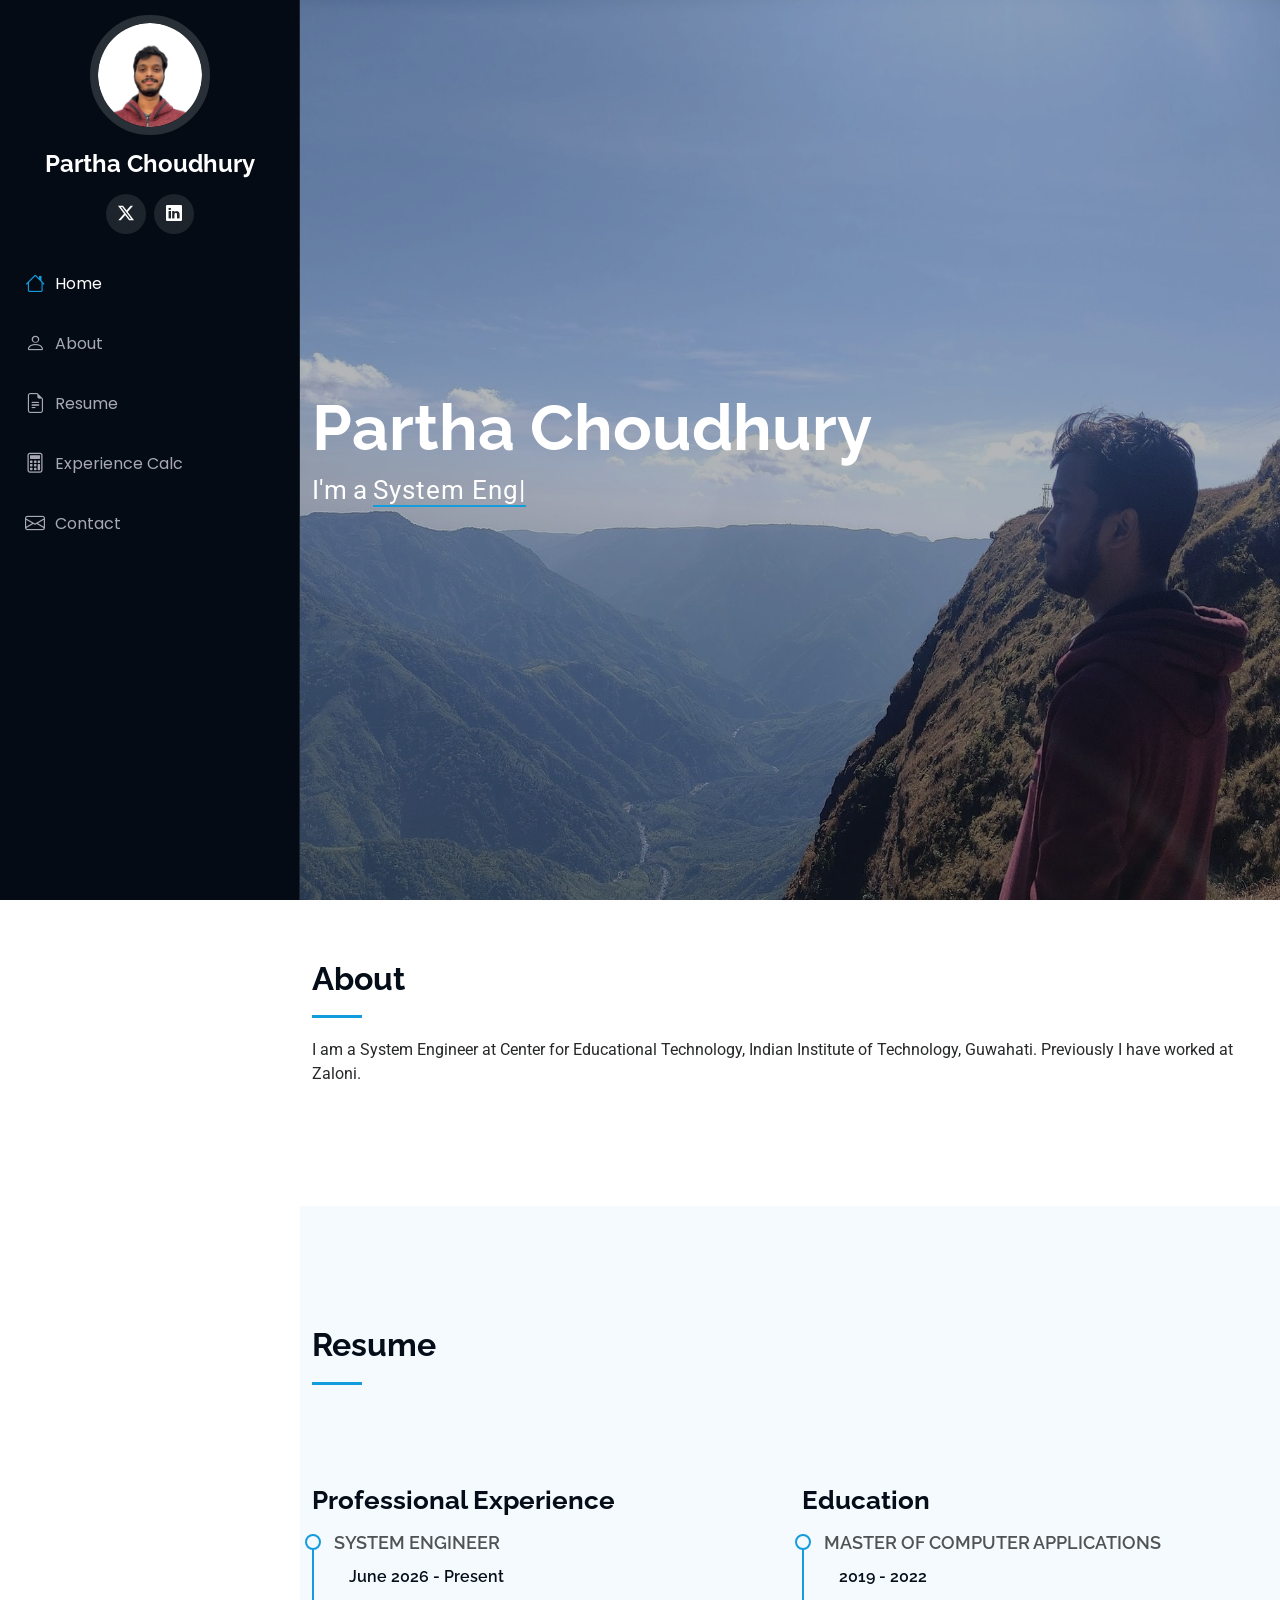
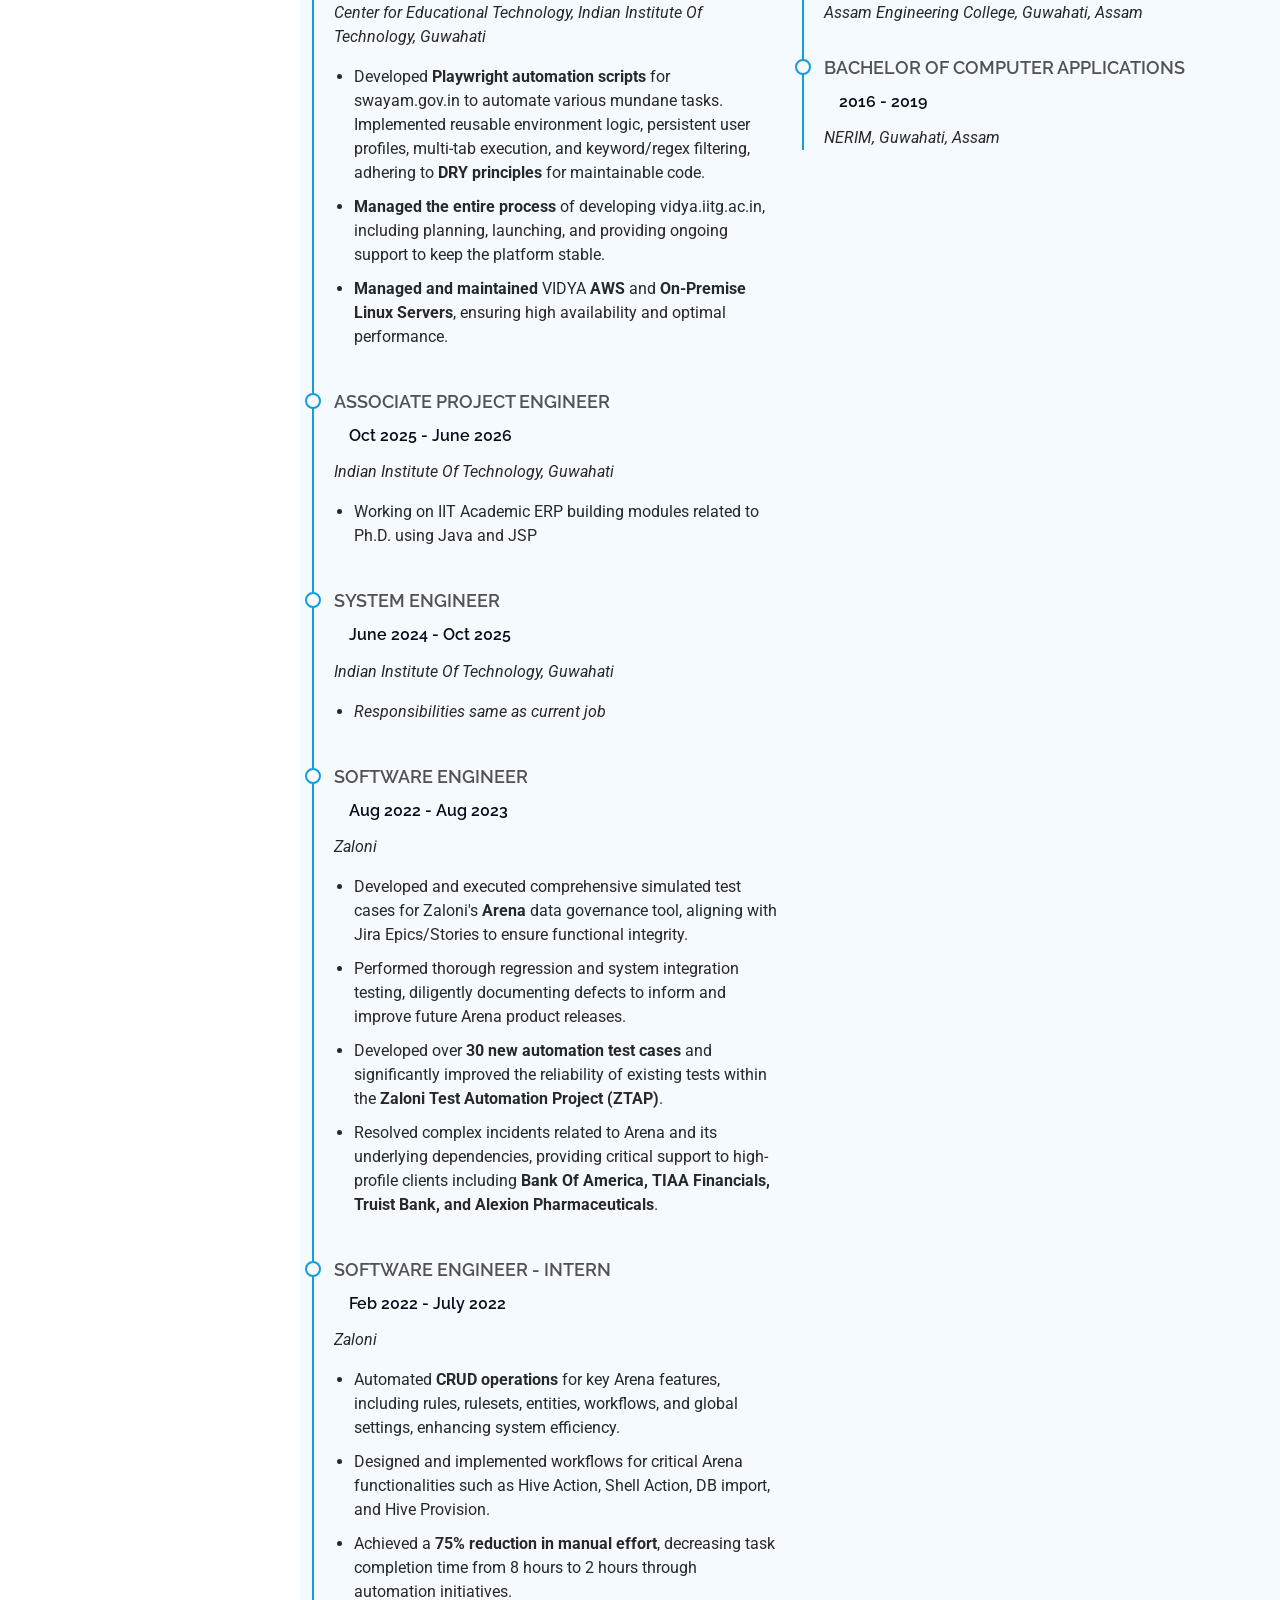
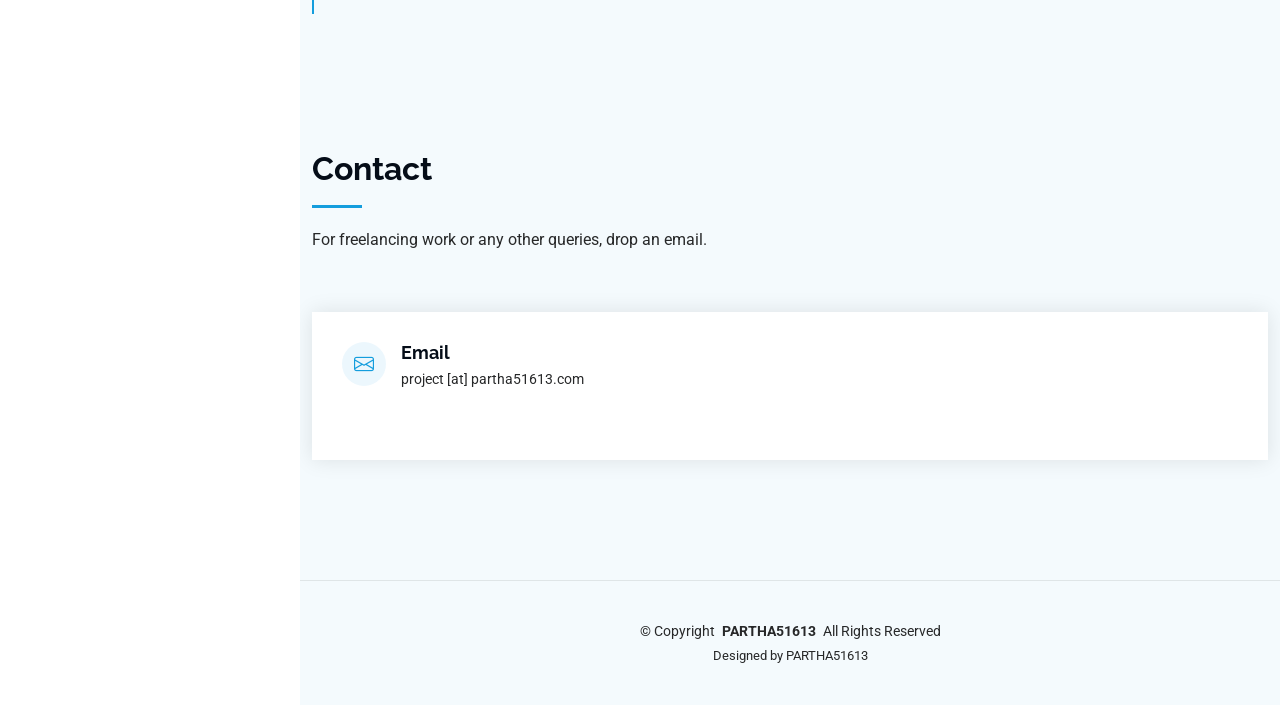
<file: index.html>
<!DOCTYPE html>
<html lang="en">

<head>
  <meta charset="utf-8">
  <meta content="width=device-width, initial-scale=1.0" name="viewport">
  <title>Portfolio</title>
  <meta content="" name="description">
  <meta content="" name="keywords">

  <!-- Favicons -->
  <!-- <link href="assets/img/favicon.png" rel="icon"> -->
  <link href="assets/img/apple-touch-icon.png" rel="apple-touch-icon">

  <!-- Fonts -->
  <link href="https://fonts.googleapis.com" rel="preconnect">
  <link href="https://fonts.gstatic.com" rel="preconnect" crossorigin>
  <link
    href="https://fonts.googleapis.com/css2?family=Roboto:ital,wght@0,100;0,300;0,400;0,500;0,700;0,900;1,100;1,300;1,400;1,500;1,700;1,900&family=Poppins:ital,wght@0,100;0,200;0,300;0,400;0,500;0,600;0,700;0,800;0,900;1,100;1,200;1,300;1,400;1,500;1,600;1,700;1,800;1,900&family=Raleway:ital,wght@0,100;0,200;0,300;0,400;0,500;0,600;0,700;0,800;0,900;1,100;1,200;1,300;1,400;1,500;1,600;1,700;1,800;1,900&display=swap"
    rel="stylesheet">

  <!-- Vendor CSS Files -->
  <link href="assets/vendor/bootstrap/css/bootstrap.min.css" rel="stylesheet">
  <link href="assets/vendor/bootstrap-icons/bootstrap-icons.css" rel="stylesheet">
  <link href="assets/vendor/aos/aos.css" rel="stylesheet">
  <link href="assets/vendor/glightbox/css/glightbox.min.css" rel="stylesheet">
  <link href="assets/vendor/swiper/swiper-bundle.min.css" rel="stylesheet">

  <!-- Main CSS File -->
  <link href="assets/css/main.css" rel="stylesheet">
</head>

<body class="index-page">

  <header id="header" class="header dark-background d-flex flex-column">
    <i class="header-toggle d-xl-none bi bi-list"></i>

    <div class="profile-img">
      <img src="assets/img/my-profile-img.png" alt="" class="img-fluid rounded-circle">
    </div>

    <a href="index.html" class="logo d-flex align-items-center justify-content-center">
      <!-- Uncomment the line below if you also wish to use an image logo -->
      <!-- <img src="assets/img/logo.png" alt=""> -->
      <h1 class="sitename">Partha Choudhury</h1>
    </a>

    <div class="social-links text-center">
      <a href="https://x.com/partha51613" class="twitter"><i class="bi bi-twitter-x"></i></a>
      <a href="https://www.linkedin.com/in/partha51613/" class="linkedin"><i class="bi bi-linkedin"></i></a>
    </div>

    <nav id="navmenu" class="navmenu">
      <ul>
        <li><a href="#hero" class="active"><i class="bi bi-house navicon"></i>Home</a></li>
        <li><a href="#about"><i class="bi bi-person navicon"></i> About</a></li>
        <li><a href="#resume"><i class="bi bi-file-earmark-text navicon"></i> Resume</a></li>
        <li><a href="expcalc.html"><i class="bi bi-calculator navicon"></i> Experience Calc</a></li>
        <li><a href="#contact"><i class="bi bi-envelope navicon"></i> Contact</a></li>
      </ul>
    </nav>

  </header>

  <main class="main">

    <!-- Hero Section -->
    <section id="hero" class="hero section dark-background">

      <img src="assets/img/hero-bg.jpg" alt="" data-aos="fade-in" class="">

      <div class="container" data-aos="fade-up" data-aos-delay="100">
        <h2>Partha Choudhury</h2>
        <!-- <p>I'm <span class="typed" data-typed-items=" Developer, Freelancer, Photographer">Designer</span><span class="typed-cursor typed-cursor--blink" aria-hidden="true"></span><span class="typed-cursor typed-cursor--blink" aria-hidden="true"></span></p> -->
        <p>I'm a <span class="typed" data-typed-items="System Engineer, Freelancer">Designer</span><span
            class="typed-cursor typed-cursor--blink" aria-hidden="true"></span><span
            class="typed-cursor typed-cursor--blink" aria-hidden="true"></span></p>
      </div>

    </section><!-- /Hero Section -->

    <!-- About Section -->
    <section id="about" class="about section">

      <!-- Section Title -->
      <div class="container section-title" data-aos="fade-up">
        <h2>About</h2>
        <p>I am a System Engineer at Center for Educational Technology, Indian Institute of Technology, Guwahati.
          Previously I have worked at Zaloni.</p>
      </div><!-- End Section Title -->

    </section><!-- /About Section -->


    <!-- Skills Section -->
    <section id="skills" class="skills section light-background">


      <!-- Resume Section -->
      <section id="resume" class="resume section">

        <!-- Section Title -->
        <div class="container section-title" data-aos="fade-up">
          <h2>Resume</h2>
        </div><!-- End Section Title -->

        <div class="container">

          <div class="row">
            <div class="col-lg-6" data-aos="fade-up" data-aos-delay="200">
              <h3 class="resume-title">Professional Experience</h3>



              <div class="resume-item">
                <h4>System Engineer</h4>
                <h5>June 2026 - Present</h5>
                <p><em>Center for Educational Technology, Indian Institute Of Technology, Guwahati</em></p>
                <ul>
                  <li>Developed <b>Playwright automation scripts</b> for swayam.gov.in to automate various mundane
                    tasks. Implemented reusable environment logic, persistent user profiles, multi-tab execution, and
                    keyword/regex filtering, adhering to <b>DRY principles</b> for maintainable code.</li>
                  <li><b>Managed the entire process</b> of developing vidya.iitg.ac.in, including planning, launching,
                    and providing ongoing support to keep the platform stable.</li>
                  <li><b>Managed and maintained</b> VIDYA <b>AWS</b> and <b>On-Premise Linux Servers</b>, ensuring high
                    availability and optimal performance.</li>
                </ul>
              </div>

              <div class="resume-item">
                <h4>Associate Project Engineer</h4>
                <h5>Oct 2025 - June 2026</h5>
                <p><em>Indian Institute Of Technology, Guwahati</em></p>
                <ul>
                  <li>Working on IIT Academic ERP building modules related to Ph.D. using Java and JSP</li>
                </ul>
              </div>

              <div class="resume-item">
                <h4>System Engineer</h4>
                <h5>June 2024 - Oct 2025</h5>
                <p><em>Indian Institute Of Technology, Guwahati</em></p>
                <ul>
                  <li><i>Responsibilities same as current job</i></li>
                </ul>

              </div>

              <!-- End Resume Item -->

              <div class="resume-item">
                <h4>Software Engineer</h4>
                <h5>Aug 2022 - Aug 2023</h5>
                <p><em>Zaloni</em></p>
                <ul>
                  <li>Developed and executed comprehensive simulated test cases for Zaloni's <strong>Arena</strong> data
                    governance tool, aligning with Jira Epics/Stories to ensure functional integrity.</li>
                  <li>Performed thorough regression and system integration testing, diligently documenting defects to
                    inform and improve future Arena product releases.</li>
                  <li>Developed over <strong>30 new automation test cases</strong> and significantly improved the
                    reliability of existing tests within the <strong>Zaloni Test Automation Project (ZTAP)</strong>.
                  </li>
                  <li>Resolved complex incidents related to Arena and its underlying dependencies, providing critical
                    support to high-profile clients including <strong>Bank Of America, TIAA Financials, Truist Bank, and
                      Alexion Pharmaceuticals</strong>.</li>
                </ul>
              </div>

              <!-- End Resume Item -->

              <div class="resume-item">
                <h4>Software Engineer - Intern</h4>
                <h5>Feb 2022 - July 2022</h5>
                <p><em>Zaloni</em></p>
                <ul>
                  <li>Automated <strong>CRUD operations</strong> for key Arena features, including rules, rulesets,
                    entities, workflows, and global settings, enhancing system efficiency.</li>
                  <li>Designed and implemented workflows for critical Arena functionalities such as Hive Action, Shell
                    Action, DB import, and Hive Provision.</li>
                  <li>Achieved a <strong>75% reduction in manual effort</strong>, decreasing task completion time from 8
                    hours to 2 hours through automation initiatives.</li>
                </ul>
              </div>
              <!-- End Resume Item -->

            </div>

            <div class="col-lg-6" data-aos="fade-up" data-aos-delay="100">

              <h3 class="resume-title">Education</h3>
              <div class="resume-item">
                <h4>Master of Computer Applications</h4>
                <h5>2019 - 2022</h5>
                <p><em>Assam Engineering College, Guwahati, Assam</em></p>
              </div><!-- Edn Resume Item -->

              <div class="resume-item">
                <h4>Bachelor of Computer Applications</h4>
                <h5>2016 - 2019</h5>
                <p><em>NERIM, Guwahati, Assam</em></p>
              </div><!-- Edn Resume Item -->

            </div>

          </div>



        </div>

      </section><!-- /Resume Section -->


      <!-- Contact Section -->
      <section id="contact" class="contact section">

        <!-- Section Title -->
        <div class="container section-title" data-aos="fade-up">
          <h2>Contact</h2>
          <p>For freelancing work or any other queries, drop an email.</p>
        </div><!-- End Section Title -->

        <div class="container" data-aos="fade-up" data-aos-delay="100">

          <div class="row gy-4">

            <div class="col-lg-12">

              <div class="info-wrap">

                <div class="info-item d-flex" data-aos="fade-up" data-aos-delay="400">
                  <i class="bi bi-envelope flex-shrink-0"></i>
                  <div>
                    <h3>Email</h3>
                    <p>project [at] partha51613.com</p>
                  </div>
                </div><!-- End Info Item -->

              </div>
            </div>

          </div>

        </div>

      </section><!-- /Contact Section -->

  </main>

  <footer id="footer" class="footer position-relative light-background">

    <div class="container">
      <div class="copyright text-center ">
        <p>© <span>Copyright</span> <strong class="px-1 sitename">PARTHA51613</strong> <span>All Rights Reserved</span>
        </p>
      </div>
      <div class="credits">
        Designed by PARTHA51613</a>
      </div>
    </div>

  </footer>

  <!-- Scroll Top -->
  <a href="#" id="scroll-top" class="scroll-top d-flex align-items-center justify-content-center"><i
      class="bi bi-arrow-up-short"></i></a>

  <!-- Preloader -->
  <div id="preloader"></div>

  <!-- Vendor JS Files -->
  <script src="assets/vendor/bootstrap/js/bootstrap.bundle.min.js"></script>
  <script src="assets/vendor/php-email-form/validate.js"></script>
  <script src="assets/vendor/aos/aos.js"></script>
  <script src="assets/vendor/typed.js/typed.umd.js"></script>
  <script src="assets/vendor/purecounter/purecounter_vanilla.js"></script>
  <script src="assets/vendor/waypoints/noframework.waypoints.js"></script>
  <script src="assets/vendor/glightbox/js/glightbox.min.js"></script>
  <script src="assets/vendor/imagesloaded/imagesloaded.pkgd.min.js"></script>
  <script src="assets/vendor/isotope-layout/isotope.pkgd.min.js"></script>
  <script src="assets/vendor/swiper/swiper-bundle.min.js"></script>

  <!-- Main JS File -->
  <script src="assets/js/main.js"></script>

</body>

</html>
</file>
<file: assets/css/main.css>
/**
* Template Name: iPortfolio
* Template URL: https://bootstrapmade.com/iportfolio-bootstrap-portfolio-websites-template/
* Updated: Jun 29 2024 with Bootstrap v5.3.3
* Author: BootstrapMade.com
* License: https://bootstrapmade.com/license/
*/

/*--------------------------------------------------------------
# Font & Color Variables
# Help: https://bootstrapmade.com/color-system/
--------------------------------------------------------------*/
/* Fonts */
:root {
  --default-font: "Roboto", system-ui, -apple-system, "Segoe UI", Roboto, "Helvetica Neue", Arial, "Noto Sans", "Liberation Sans", sans-serif, "Apple Color Emoji", "Segoe UI Emoji", "Segoe UI Symbol", "Noto Color Emoji";
  --heading-font: "Raleway", sans-serif;
  --nav-font: "Poppins", sans-serif;
}

/* Global Colors - The following color variables are used throughout the website. Updating them here will change the color scheme of the entire website */
:root {
  --background-color: #ffffff;
  /* Background color for the entire website, including individual sections */
  --default-color: #272829;
  /* Default color used for the majority of the text content across the entire website */
  --heading-color: #050d18;
  /* Color for headings, subheadings and title throughout the website */
  --accent-color: #149ddd;
  /* Accent color that represents your brand on the website. It's used for buttons, links, and other elements that need to stand out */
  --surface-color: #ffffff;
  /* The surface color is used as a background of boxed elements within sections, such as cards, icon boxes, or other elements that require a visual separation from the global background. */
  --contrast-color: #ffffff;
  /* Contrast color for text, ensuring readability against backgrounds of accent, heading, or default colors. */
}

/* Nav Menu Colors - The following color variables are used specifically for the navigation menu. They are separate from the global colors to allow for more customization options */
:root {
  --nav-color: #a8a9b4;
  /* The default color of the main navmenu links */
  --nav-hover-color: #ffffff;
  /* Applied to main navmenu links when they are hovered over or active */
  --nav-mobile-background-color: #040b14;
  /* Used as the background color for mobile navigation menu */
  --nav-dropdown-background-color: #040b14;
  /* Used as the background color for dropdown items that appear when hovering over primary navigation items */
  --nav-dropdown-color: #a8a9b4;
  /* Used for navigation links of the dropdown items in the navigation menu. */
  --nav-dropdown-hover-color: #ffffff;
  /* Similar to --nav-hover-color, this color is applied to dropdown navigation links when they are hovered over. */
}

/* Color Presets - These classes override global colors when applied to any section or element, providing reuse of the sam color scheme. */

.light-background {
  --background-color: #f4fafd;
  --surface-color: #ffffff;
}

.dark-background {
  --background-color: #040b14;
  --default-color: #ffffff;
  --heading-color: #ffffff;
  --surface-color: #151f2b;
  --contrast-color: #ffffff;
}

/* Smooth scroll */
:root {
  scroll-behavior: smooth;
}

/*--------------------------------------------------------------
# General Styling & Shared Classes
--------------------------------------------------------------*/
body {
  color: var(--default-color);
  background-color: var(--background-color);
  font-family: var(--default-font);
}

a {
  color: var(--accent-color);
  text-decoration: none;
  transition: 0.3s;
}

a:hover {
  color: color-mix(in srgb, var(--accent-color), transparent 25%);
  text-decoration: none;
}

h1,
h2,
h3,
h4,
h5,
h6 {
  color: var(--heading-color);
  font-family: var(--heading-font);
}

/* PHP Email Form Messages
------------------------------*/
.php-email-form .error-message {
  display: none;
  background: #df1529;
  color: #ffffff;
  text-align: left;
  padding: 15px;
  margin-bottom: 24px;
  font-weight: 600;
}

.php-email-form .sent-message {
  display: none;
  color: #ffffff;
  background: #059652;
  text-align: center;
  padding: 15px;
  margin-bottom: 24px;
  font-weight: 600;
}

.php-email-form .loading {
  display: none;
  background: var(--surface-color);
  text-align: center;
  padding: 15px;
  margin-bottom: 24px;
}

.php-email-form .loading:before {
  content: "";
  display: inline-block;
  border-radius: 50%;
  width: 24px;
  height: 24px;
  margin: 0 10px -6px 0;
  border: 3px solid var(--accent-color);
  border-top-color: var(--surface-color);
  animation: php-email-form-loading 1s linear infinite;
}

@keyframes php-email-form-loading {
  0% {
    transform: rotate(0deg);
  }

  100% {
    transform: rotate(360deg);
  }
}

/*--------------------------------------------------------------
# Global Header
--------------------------------------------------------------*/
.header {
  color: var(--default-color);
  background-color: var(--background-color);
  position: fixed;
  top: 0;
  left: 0;
  bottom: 0;
  padding: 0 15px;
  width: 300px;
  transition: all ease-in-out 0.3s;
  overflow-y: auto;
  z-index: 997;
  border-right: 1px solid color-mix(in srgb, var(--default-color), transparent 90%);
}

.header .profile-img img {
  margin: 15px auto;
  display: block;
  width: 120px;
  border: 8px solid color-mix(in srgb, var(--default-color), transparent 85%);
}

.header .logo {
  line-height: 1;
  margin-bottom: 15px;
}

.header .logo img {
  max-height: 32px;
  margin-right: 8px;
}

.header .logo h1 {
  font-size: 24px;
  margin: 0;
  font-weight: 700;
  color: var(--heading-color);
}

.header .social-links {
  margin: 0 0 20px 0;
}

.header .social-links a {
  font-size: 16px;
  display: inline-flex;
  align-items: center;
  justify-content: center;
  background: color-mix(in srgb, var(--default-color), transparent 90%);
  color: var(--default-color);
  margin: 0 2px;
  border-radius: 50%;
  text-align: center;
  width: 40px;
  height: 40px;
  transition: 0.3s;
}

.header .social-links a:hover {
  color: var(--contrast-color);
  background: var(--accent-color);
}

@media (min-width: 1200px) {

  .header~main,
  .header~#footer {
    margin-left: 300px;
  }
}

@media (max-width: 1199px) {
  .header {
    left: -100%;
  }
}

.header.header-show {
  left: 0;
}

.header .header-toggle {
  color: var(--contrast-color);
  background-color: var(--accent-color);
  font-size: 22px;
  display: flex;
  align-items: center;
  justify-content: center;
  width: 40px;
  height: 40px;
  border-radius: 50%;
  cursor: pointer;
  position: fixed;
  top: 15px;
  right: 15px;
  z-index: 9999;
  transition: background-color 0.3s;
}

.header .header-toggle:hover {
  color: var(--contrast-color);
  background-color: color-mix(in srgb, var(--accent-color) 90%, white 15%);
}

/*--------------------------------------------------------------
# Navigation Menu
--------------------------------------------------------------*/
.mobile-nav-toggle {
  display: none;
}

.navmenu {
  padding: 0;
  z-index: 9997;
}

.navmenu ul {
  list-style: none;
  padding: 0 0 20px 0;
  margin: 0;
}

.navmenu a,
.navmenu a:focus {
  color: var(--nav-color);
  padding: 15px 10px;
  font-family: var(--nav-font);
  font-size: 16px;
  font-weight: 400;
  display: flex;
  align-items: center;
  white-space: nowrap;
  transition: 0.3s;
  width: 100%;
}

.navmenu a .navicon,
.navmenu a:focus .navicon {
  font-size: 20px;
  margin-right: 10px;
}

.navmenu a .toggle-dropdown,
.navmenu a:focus .toggle-dropdown {
  font-size: 12px;
  line-height: 0;
  margin-left: auto;
  width: 30px;
  height: 30px;
  display: flex;
  align-items: center;
  justify-content: center;
  border-radius: 50%;
  transition: 0.3s;
  flex-shrink: 0;
  background-color: color-mix(in srgb, var(--accent-color), transparent 90%);
}

.navmenu a .toggle-dropdown:hover,
.navmenu a:focus .toggle-dropdown:hover {
  background-color: var(--accent-color);
  color: var(--contrast-color);
}

.navmenu a:hover,
.navmenu .active,
.navmenu .active:focus {
  color: var(--nav-hover-color);
}

.navmenu a:hover .navicon,
.navmenu .active .navicon,
.navmenu .active:focus .navicon {
  color: var(--accent-color);
}

.navmenu .active .toggle-dropdown,
.navmenu .active:focus .toggle-dropdown {
  background-color: var(--accent-color);
  color: var(--contrast-color);
  transform: rotate(180deg);
}

.navmenu .dropdown {
  display: block;
}

.navmenu .dropdown a,
.navmenu .dropdown a:focus {
  color: --nav-dropdown-color;
}

.navmenu .dropdown a:hover,
.navmenu .dropdown .active,
.navmenu .dropdown .active:focus {
  color: var(--nav-dropdown-hover-color);
}

.navmenu .dropdown ul {
  position: static;
  display: none;
  z-index: 99;
  padding: 5px 10px;
  margin: 5px 10px;
  background-color: var(--nav-dropdown-background-color);
  border: 1px solid color-mix(in srgb, var(--default-color), transparent 90%);
  box-shadow: none;
  transition: all 0.5s ease-in-out;
}

.navmenu .dropdown ul ul {
  background-color: rgba(33, 37, 41, 0.1);
}

.navmenu .dropdown>.dropdown-active {
  display: block;
  background-color: rgba(33, 37, 41, 0.03);
}

/*--------------------------------------------------------------
# Global Footer
--------------------------------------------------------------*/
.footer {
  color: var(--default-color);
  background-color: var(--background-color);
  font-size: 14px;
  padding: 40px 0;
  position: relative;
  border-top: 1px solid color-mix(in srgb, var(--default-color), transparent 90%);
}

.footer .copyright p {
  margin-bottom: 0;
}

.footer .credits {
  margin-top: 4px;
  font-size: 13px;
  text-align: center;
}

/*--------------------------------------------------------------
# Preloader
--------------------------------------------------------------*/
#preloader {
  position: fixed;
  inset: 0;
  z-index: 999999;
  overflow: hidden;
  background: var(--background-color);
  transition: all 0.6s ease-out;
}

#preloader:before {
  content: "";
  position: fixed;
  top: calc(50% - 30px);
  left: calc(50% - 30px);
  border: 6px solid #ffffff;
  border-color: var(--accent-color) transparent var(--accent-color) transparent;
  border-radius: 50%;
  width: 60px;
  height: 60px;
  animation: animate-preloader 1.5s linear infinite;
}

@keyframes animate-preloader {
  0% {
    transform: rotate(0deg);
  }

  100% {
    transform: rotate(360deg);
  }
}

/*--------------------------------------------------------------
# Scroll Top Button
--------------------------------------------------------------*/
.scroll-top {
  position: fixed;
  visibility: hidden;
  opacity: 0;
  right: 15px;
  bottom: -15px;
  z-index: 99999;
  background-color: var(--accent-color);
  width: 44px;
  height: 44px;
  border-radius: 50px;
  transition: all 0.4s;
}

.scroll-top i {
  font-size: 24px;
  color: var(--contrast-color);
  line-height: 0;
}

.scroll-top:hover {
  background-color: color-mix(in srgb, var(--accent-color), transparent 20%);
  color: var(--contrast-color);
}

.scroll-top.active {
  visibility: visible;
  opacity: 1;
  bottom: 15px;
}

/*--------------------------------------------------------------
# Disable aos animation delay on mobile devices
--------------------------------------------------------------*/
@media screen and (max-width: 768px) {
  [data-aos-delay] {
    transition-delay: 0 !important;
  }
}

/*--------------------------------------------------------------
# Global Page Titles & Breadcrumbs
--------------------------------------------------------------*/
.page-title {
  color: var(--default-color);
  background-color: var(--background-color);
  padding: 25px 0;
  position: relative;
}

.page-title h1 {
  font-size: 24px;
  font-weight: 700;
}

.page-title .breadcrumbs ol {
  display: flex;
  flex-wrap: wrap;
  list-style: none;
  padding: 0;
  margin: 0;
  font-size: 14px;
  font-weight: 400;
}

.page-title .breadcrumbs ol li+li {
  padding-left: 10px;
}

.page-title .breadcrumbs ol li+li::before {
  content: "/";
  display: inline-block;
  padding-right: 10px;
  color: color-mix(in srgb, var(--default-color), transparent 70%);
}

/*--------------------------------------------------------------
# Global Sections
--------------------------------------------------------------*/
section,
.section {
  color: var(--default-color);
  background-color: var(--background-color);
  padding: 60px 0;
  overflow: clip;
}

/*--------------------------------------------------------------
# Global Section Titles
--------------------------------------------------------------*/
.section-title {
  padding-bottom: 60px;
  position: relative;
}

.section-title h2 {
  font-size: 32px;
  font-weight: 700;
  margin-bottom: 20px;
  padding-bottom: 20px;
  position: relative;
}

.section-title h2:after {
  content: "";
  position: absolute;
  display: block;
  width: 50px;
  height: 3px;
  background: var(--accent-color);
  left: 0;
  bottom: 0;
}

.section-title p {
  margin-bottom: 0;
}

/*--------------------------------------------------------------
# Hero Section
--------------------------------------------------------------*/
.hero {
  width: 100%;
  min-height: 100vh;
  position: relative;
  padding: 80px 0;
  display: flex;
  align-items: center;
  justify-content: center;
}

.hero img {
  position: absolute;
  inset: 0;
  display: block;
  width: 100%;
  height: 100%;
  object-fit: cover;
  z-index: 1;
}

.hero:before {
  content: "";
  background: color-mix(in srgb, var(--background-color), transparent 70%);
  position: absolute;
  inset: 0;
  z-index: 2;
}

.hero .container {
  position: relative;
  z-index: 3;
}

.hero h2 {
  margin: 0;
  font-size: 64px;
  font-weight: 700;
}

.hero p {
  margin: 5px 0 0 0;
  font-size: 26px;
}

.hero p span {
  letter-spacing: 1px;
  border-bottom: 2px solid var(--accent-color);
}

.hero .social-links {
  margin-top: 25px;
}

.hero .social-links a {
  font-size: 24px;
  display: inline-block;
  color: color-mix(in srgb, var(--default-color), transparent 50%);
  line-height: 1;
  margin-right: 20px;
  transition: 0.3s;
}

.hero .social-links a:hover {
  color: var(--accent-color);
}

@media (max-width: 768px) {
  .hero h2 {
    font-size: 32px;
  }

  .hero p {
    font-size: 20px;
  }
}

/*--------------------------------------------------------------
# About Section
--------------------------------------------------------------*/
.about .content h2 {
  font-weight: 700;
  font-size: 24px;
}

.about .content ul {
  list-style: none;
  padding: 0;
}

.about .content ul li {
  margin-bottom: 20px;
  display: flex;
  align-items: center;
}

.about .content ul strong {
  margin-right: 10px;
}

.about .content ul i {
  font-size: 16px;
  margin-right: 5px;
  color: var(--accent-color);
  line-height: 0;
}

/*--------------------------------------------------------------
# Stats Section
--------------------------------------------------------------*/
.stats .stats-item {
  padding: 30px;
  width: 100%;
}

.stats .stats-item i {
  color: var(--accent-color);
  display: block;
  font-size: 44px;
  float: left;
  line-height: 0;
}

.stats .stats-item .purecounter {
  color: var(--heading-color);
  font-size: 48px;
  line-height: 40px;
  display: block;
  font-weight: 700;
  margin-left: 60px;
}

.stats .stats-item p {
  color: color-mix(in srgb, var(--default-color), transparent 40%);
  padding: 15px 0 0 0;
  margin: 0 0 0 60px;
  font-family: var(--heading-font);
  font-size: 14px;
}

/*--------------------------------------------------------------
# Skills Section
--------------------------------------------------------------*/
.skills .progress {
  height: 60px;
  display: block;
  background: none;
  border-radius: 0;
}

.skills .progress .skill {
  color: var(--heading-color);
  padding: 0;
  margin: 0 0 6px 0;
  text-transform: uppercase;
  display: block;
  font-weight: 600;
  font-family: var(--heading-font);
}

.skills .progress .skill .val {
  float: right;
  font-style: normal;
}

.skills .progress-bar-wrap {
  background: color-mix(in srgb, var(--default-color), transparent 90%);
  height: 10px;
}

.skills .progress-bar {
  width: 1px;
  height: 10px;
  transition: 0.9s;
  background-color: var(--accent-color);
}

/*--------------------------------------------------------------
# Resume Section
--------------------------------------------------------------*/
.resume .resume-title {
  color: var(--heading-color);
  font-size: 26px;
  font-weight: 700;
  margin-top: 20px;
  margin-bottom: 20px;
}

.resume .resume-item {
  padding: 0 0 20px 20px;
  margin-top: -2px;
  border-left: 2px solid var(--accent-color);
  position: relative;
}

.resume .resume-item h4 {
  line-height: 18px;
  font-size: 18px;
  font-weight: 600;
  text-transform: uppercase;
  color: color-mix(in srgb, var(--default-color), transparent 20%);
  margin-bottom: 10px;
}

.resume .resume-item h5 {
  font-size: 16px;
  padding: 5px 15px;
  display: inline-block;
  font-weight: 600;
  margin-bottom: 10px;
}

.resume .resume-item ul {
  padding-left: 20px;
}

.resume .resume-item ul li {
  padding-bottom: 10px;
}

.resume .resume-item:last-child {
  padding-bottom: 0;
}

.resume .resume-item::before {
  content: "";
  position: absolute;
  width: 16px;
  height: 16px;
  border-radius: 50px;
  left: -9px;
  top: 0;
  background: var(--background-color);
  border: 2px solid var(--accent-color);
}

/*--------------------------------------------------------------
# Portfolio Section
--------------------------------------------------------------*/
.portfolio .portfolio-filters {
  padding: 0;
  margin: 0 auto 20px auto;
  list-style: none;
  text-align: center;
}

.portfolio .portfolio-filters li {
  cursor: pointer;
  display: inline-block;
  padding: 0;
  font-size: 14px;
  font-weight: 400;
  margin: 0 10px;
  line-height: 1;
  text-transform: uppercase;
  margin-bottom: 10px;
  transition: all 0.3s ease-in-out;
}

.portfolio .portfolio-filters li:hover,
.portfolio .portfolio-filters li.filter-active {
  color: var(--accent-color);
}

.portfolio .portfolio-filters li:first-child {
  margin-left: 0;
}

.portfolio .portfolio-filters li:last-child {
  margin-right: 0;
}

@media (max-width: 575px) {
  .portfolio .portfolio-filters li {
    font-size: 14px;
    margin: 0 5px;
  }
}

.portfolio .portfolio-content {
  position: relative;
  overflow: hidden;
}

.portfolio .portfolio-content img {
  transition: 0.3s;
}

.portfolio .portfolio-content .portfolio-info {
  opacity: 0;
  position: absolute;
  inset: 0;
  z-index: 3;
  transition: all ease-in-out 0.3s;
  background: rgba(0, 0, 0, 0.6);
  padding: 15px;
}

.portfolio .portfolio-content .portfolio-info h4 {
  font-size: 14px;
  padding: 5px 10px;
  font-weight: 400;
  color: #ffffff;
  display: inline-block;
  background-color: var(--accent-color);
}

.portfolio .portfolio-content .portfolio-info p {
  position: absolute;
  bottom: 10px;
  text-align: center;
  display: inline-block;
  left: 0;
  right: 0;
  font-size: 16px;
  font-weight: 600;
  color: rgba(255, 255, 255, 0.8);
}

.portfolio .portfolio-content .portfolio-info .preview-link,
.portfolio .portfolio-content .portfolio-info .details-link {
  position: absolute;
  left: calc(50% - 40px);
  font-size: 26px;
  top: calc(50% - 14px);
  color: #fff;
  transition: 0.3s;
  line-height: 1.2;
}

.portfolio .portfolio-content .portfolio-info .preview-link:hover,
.portfolio .portfolio-content .portfolio-info .details-link:hover {
  color: var(--accent-color);
}

.portfolio .portfolio-content .portfolio-info .details-link {
  left: 50%;
  font-size: 34px;
  line-height: 0;
}

.portfolio .portfolio-content:hover .portfolio-info {
  opacity: 1;
}

.portfolio .portfolio-content:hover img {
  transform: scale(1.1);
}

/*--------------------------------------------------------------
# Services Section
--------------------------------------------------------------*/
.services .service-item {
  position: relative;
}

.services .service-item .icon {
  background: var(--accent-color);
  display: flex;
  align-items: center;
  justify-content: center;
  width: 54px;
  height: 54px;
  border-radius: 50%;
  transition: 0.5s;
  border: 1px solid var(--accent-color);
  margin-right: 20px;
}

.services .service-item .icon i {
  color: var(--contrast-color);
  font-size: 24px;
  line-height: 0;
}

.services .service-item:hover .icon {
  background: var(--surface-color);
}

.services .service-item:hover .icon i {
  color: var(--accent-color);
}

.services .service-item .title {
  font-weight: 700;
  margin-bottom: 15px;
  font-size: 18px;
}

.services .service-item .title a {
  color: var(--heading-color);
}

.services .service-item .title a:hover {
  color: var(--accent-color);
}

.services .service-item .description {
  line-height: 24px;
  font-size: 14px;
}

/*--------------------------------------------------------------
# Testimonials Section
--------------------------------------------------------------*/
.testimonials .testimonials-carousel,
.testimonials .testimonials-slider {
  overflow: hidden;
}

.testimonials .testimonial-item {
  box-sizing: content-box;
  text-align: center;
  min-height: 320px;
}

.testimonials .testimonial-item .testimonial-img {
  width: 90px;
  border-radius: 50%;
  margin: 0 auto;
}

.testimonials .testimonial-item h3 {
  font-size: 18px;
  font-weight: bold;
  margin: 10px 0 5px 0;
}

.testimonials .testimonial-item h4 {
  font-size: 14px;
  color: color-mix(in srgb, var(--default-color), transparent 20%);
  margin: 0;
}

.testimonials .testimonial-item .quote-icon-left,
.testimonials .testimonial-item .quote-icon-right {
  color: color-mix(in srgb, var(--accent-color), transparent 40%);
  font-size: 26px;
  line-height: 0;
}

.testimonials .testimonial-item .quote-icon-left {
  display: inline-block;
  left: -5px;
  position: relative;
}

.testimonials .testimonial-item .quote-icon-right {
  display: inline-block;
  right: -5px;
  position: relative;
  top: 10px;
  transform: scale(-1, -1);
}

.testimonials .testimonial-item p {
  font-style: italic;
  margin: 0 15px 15px 15px;
  padding: 20px;
  background-color: var(--surface-color);
  position: relative;
  margin-bottom: 35px;
  border-radius: 6px;
  box-shadow: 0px 2px 15px rgba(0, 0, 0, 0.1);
}

.testimonials .testimonial-item p::after {
  content: "";
  width: 0;
  height: 0;
  border-top: 20px solid var(--surface-color);
  border-right: 20px solid transparent;
  border-left: 20px solid transparent;
  position: absolute;
  bottom: -20px;
  left: calc(50% - 20px);
}

.testimonials .swiper-wrapper {
  height: auto;
}

.testimonials .swiper-pagination {
  margin-top: 40px;
  position: relative;
}

.testimonials .swiper-pagination .swiper-pagination-bullet {
  width: 12px;
  height: 12px;
  background-color: var(--background-color);
  opacity: 1;
  border: 1px solid var(--accent-color);
}

.testimonials .swiper-pagination .swiper-pagination-bullet-active {
  background-color: var(--accent-color);
}

/*--------------------------------------------------------------
# Contact Section
--------------------------------------------------------------*/
.contact .info-wrap {
  background-color: var(--surface-color);
  box-shadow: 0px 0px 20px rgba(0, 0, 0, 0.1);
  padding: 30px;
}

@media (max-width: 575px) {
  .contact .info-wrap {
    padding: 20px;
  }
}

.contact .info-item {
  margin-bottom: 40px;
}

.contact .info-item i {
  font-size: 20px;
  color: var(--accent-color);
  background: color-mix(in srgb, var(--accent-color), transparent 92%);
  width: 44px;
  height: 44px;
  display: flex;
  justify-content: center;
  align-items: center;
  border-radius: 50px;
  transition: all 0.3s ease-in-out;
  margin-right: 15px;
}

.contact .info-item h3 {
  padding: 0;
  font-size: 18px;
  font-weight: 700;
  margin-bottom: 5px;
}

.contact .info-item p {
  padding: 0;
  margin-bottom: 0;
  font-size: 14px;
}

.contact .info-item:hover i {
  background: var(--accent-color);
  color: var(--contrast-color);
}

.contact .php-email-form {
  background-color: var(--surface-color);
  height: 100%;
  padding: 30px;
  box-shadow: 0px 0px 20px rgba(0, 0, 0, 0.1);
}

@media (max-width: 575px) {
  .contact .php-email-form {
    padding: 20px;
  }
}

.contact .php-email-form input[type=text],
.contact .php-email-form input[type=email],
.contact .php-email-form textarea {
  font-size: 14px;
  padding: 10px 15px;
  box-shadow: none;
  border-radius: 0;
  color: var(--default-color);
  background-color: var(--surface-color);
  border-color: color-mix(in srgb, var(--default-color), transparent 80%);
}

.contact .php-email-form input[type=text]:focus,
.contact .php-email-form input[type=email]:focus,
.contact .php-email-form textarea:focus {
  border-color: var(--accent-color);
}

.contact .php-email-form input[type=text]::placeholder,
.contact .php-email-form input[type=email]::placeholder,
.contact .php-email-form textarea::placeholder {
  color: color-mix(in srgb, var(--default-color), transparent 70%);
}

.contact .php-email-form button[type=submit] {
  color: var(--contrast-color);
  background: var(--accent-color);
  border: 0;
  padding: 10px 30px;
  transition: 0.4s;
  border-radius: 50px;
}

.contact .php-email-form button[type=submit]:hover {
  background: color-mix(in srgb, var(--accent-color), transparent 25%);
}

/*--------------------------------------------------------------
# Portfolio Details Section
--------------------------------------------------------------*/
.portfolio-details .portfolio-details-slider img {
  width: 100%;
}

.portfolio-details .portfolio-details-slider .swiper-pagination {
  margin-top: 20px;
  position: relative;
}

.portfolio-details .portfolio-details-slider .swiper-pagination .swiper-pagination-bullet {
  width: 12px;
  height: 12px;
  background-color: color-mix(in srgb, var(--default-color), transparent 85%);
  opacity: 1;
}

.portfolio-details .portfolio-details-slider .swiper-pagination .swiper-pagination-bullet-active {
  background-color: var(--accent-color);
}

.portfolio-details .portfolio-info {
  padding: 30px;
  box-shadow: 0px 0 30px rgba(0, 0, 0, 0.1);
}

.portfolio-details .portfolio-info h3 {
  font-size: 22px;
  font-weight: 700;
  margin-bottom: 20px;
  padding-bottom: 20px;
  border-bottom: 1px solid color-mix(in srgb, var(--default-color), transparent 85%);
}

.portfolio-details .portfolio-info ul {
  list-style: none;
  padding: 0;
  font-size: 15px;
}

.portfolio-details .portfolio-info ul li+li {
  margin-top: 10px;
}

.portfolio-details .portfolio-description {
  padding-top: 30px;
}

.portfolio-details .portfolio-description h2 {
  font-size: 26px;
  font-weight: 700;
  margin-bottom: 20px;
}

.portfolio-details .portfolio-description p {
  padding: 0;
  color: color-mix(in srgb, var(--default-color), transparent 30%);
}

/*--------------------------------------------------------------
# Service Details Section
--------------------------------------------------------------*/
.service-details .services-list {
  padding: 10px 30px;
  border: 1px solid color-mix(in srgb, var(--default-color), transparent 90%);
  margin-bottom: 20px;
}

.service-details .services-list a {
  display: block;
  line-height: 1;
  padding: 8px 0 8px 15px;
  border-left: 3px solid color-mix(in srgb, var(--default-color), transparent 70%);
  margin: 20px 0;
  color: color-mix(in srgb, var(--default-color), transparent 20%);
  transition: 0.3s;
}

.service-details .services-list a.active {
  color: var(--heading-color);
  font-weight: 700;
  border-color: var(--accent-color);
}

.service-details .services-list a:hover {
  border-color: var(--accent-color);
}

.service-details .services-img {
  margin-bottom: 20px;
}

.service-details h3 {
  font-size: 26px;
  font-weight: 700;
}

.service-details h4 {
  font-size: 20px;
  font-weight: 700;
}

.service-details p {
  font-size: 15px;
}

.service-details ul {
  list-style: none;
  padding: 0;
  font-size: 15px;
}

.service-details ul li {
  padding: 5px 0;
  display: flex;
  align-items: center;
}

.service-details ul i {
  font-size: 20px;
  margin-right: 8px;
  color: var(--accent-color);
}

/*--------------------------------------------------------------
# Starter Section Section
--------------------------------------------------------------*/
.starter-section {
  /* Add your styles here */
}
</file>
